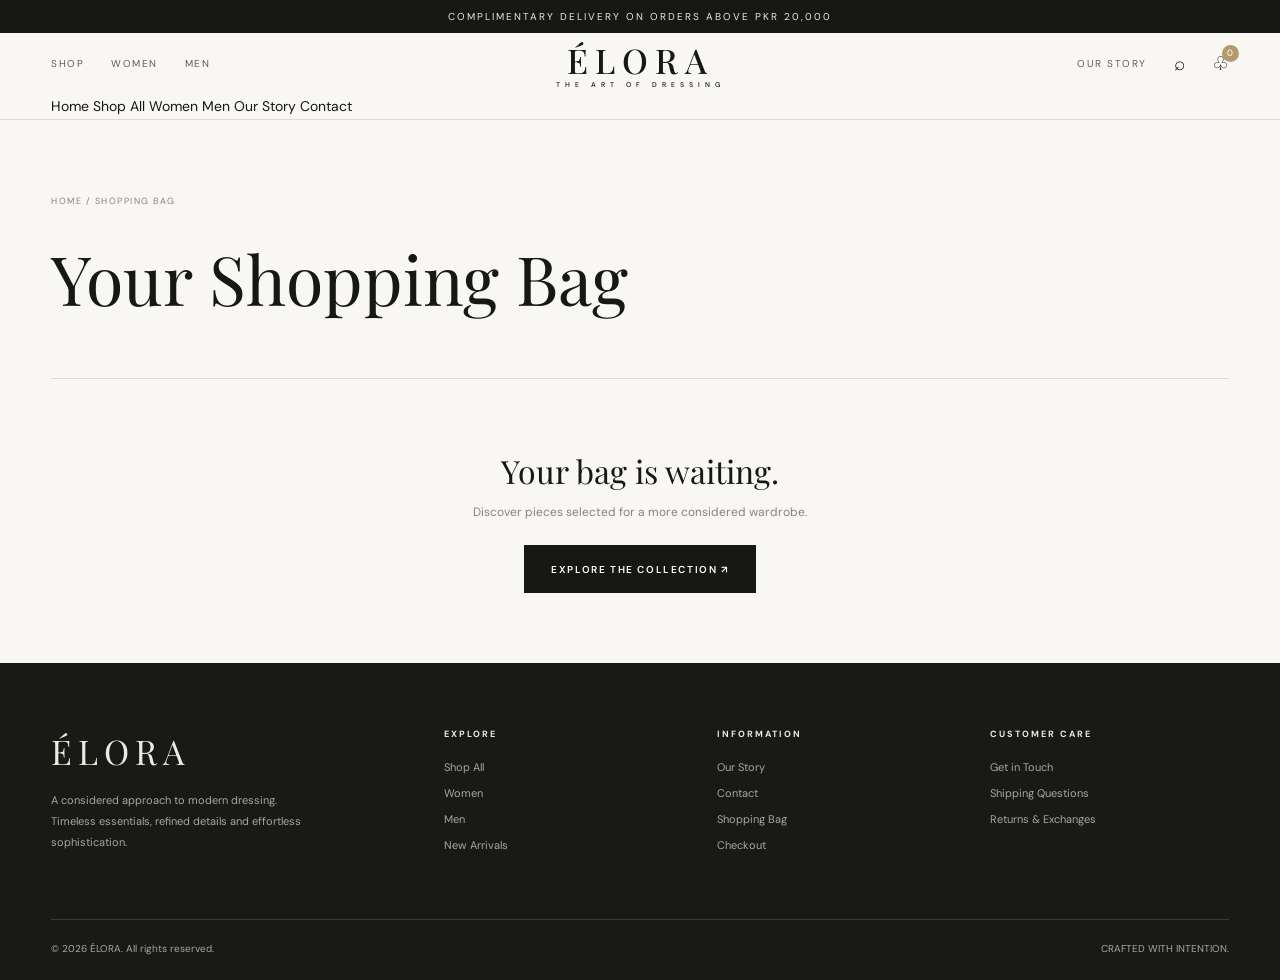
<file: cart.html>
<!DOCTYPE html>
<html lang="en">
<head>
  <meta charset="UTF-8">
  <meta name="viewport" content="width=device-width, initial-scale=1.0">
  <title>Your Shopping Bag | ÉLORA</title>
  <link href="https://fonts.googleapis.com/css2?family=DM+Sans:wght@400;500;600;700&family=Playfair+Display:wght@400;500;600;700&display=swap" rel="stylesheet">
  <link rel="stylesheet" href="style.css">
</head>
<body data-page="cart">
  <div id="announcement"></div>
  <div id="site-header"></div>
  <main id="app"></main>
  <div id="site-footer"></div>
  <div id="toast" class="toast" role="status" aria-live="polite"></div>
  <script src="main.js"></script>
</body>
</html>
</file>
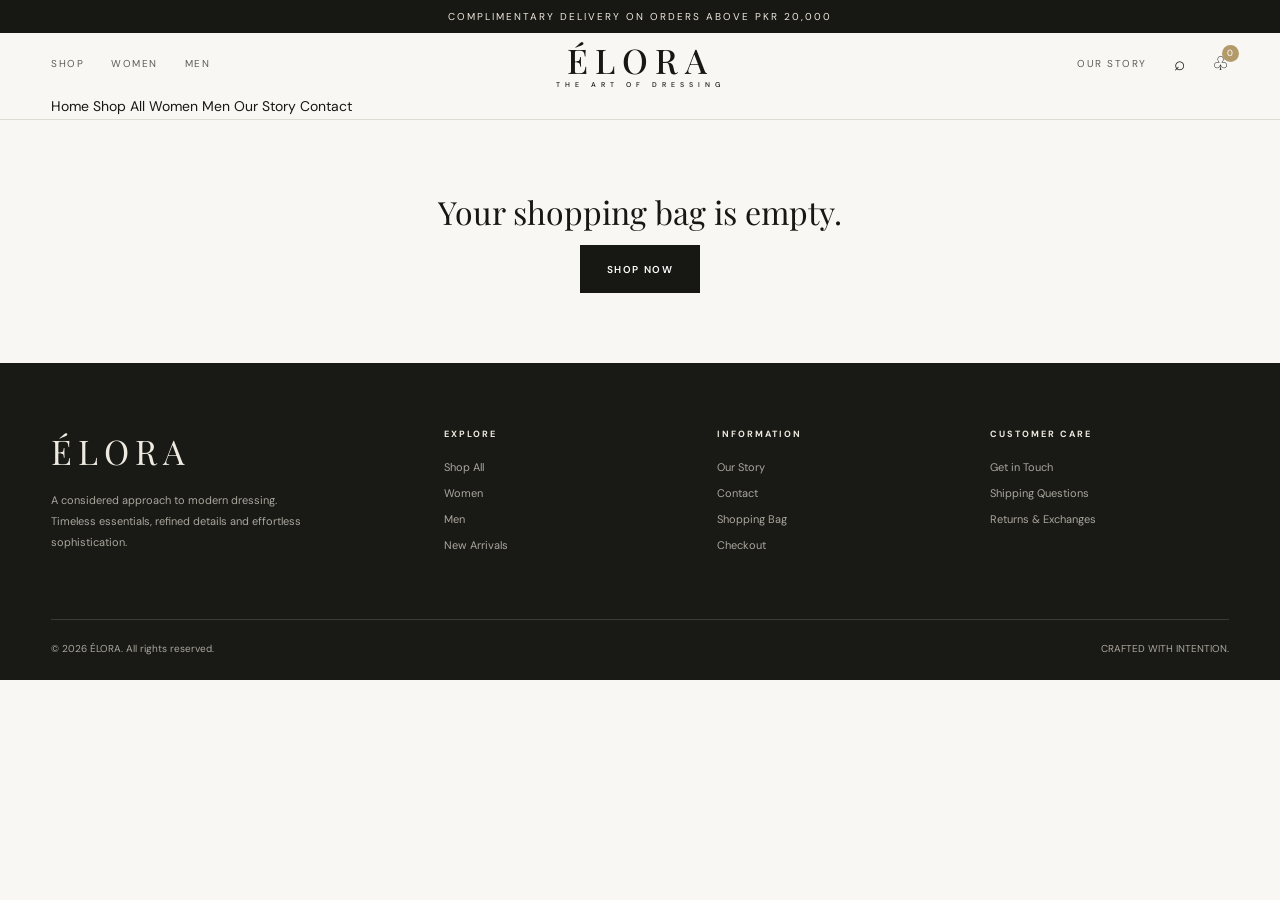
<file: checkout.html>
<!DOCTYPE html>
<html lang="en">
<head>
  <meta charset="UTF-8">
  <meta name="viewport" content="width=device-width, initial-scale=1.0">
  <title>Checkout | ÉLORA</title>
  <link href="https://fonts.googleapis.com/css2?family=DM+Sans:wght@400;500;600;700&family=Playfair+Display:wght@400;500;600;700&display=swap" rel="stylesheet">
  <link rel="stylesheet" href="style.css">
</head>
<body data-page="checkout">
  <div id="announcement"></div>
  <div id="site-header"></div>
  <main id="app"></main>
  <div id="site-footer"></div>
  <div id="toast" class="toast" role="status" aria-live="polite"></div>
  <script src="main.js"></script>
</body>
</html>
</file>
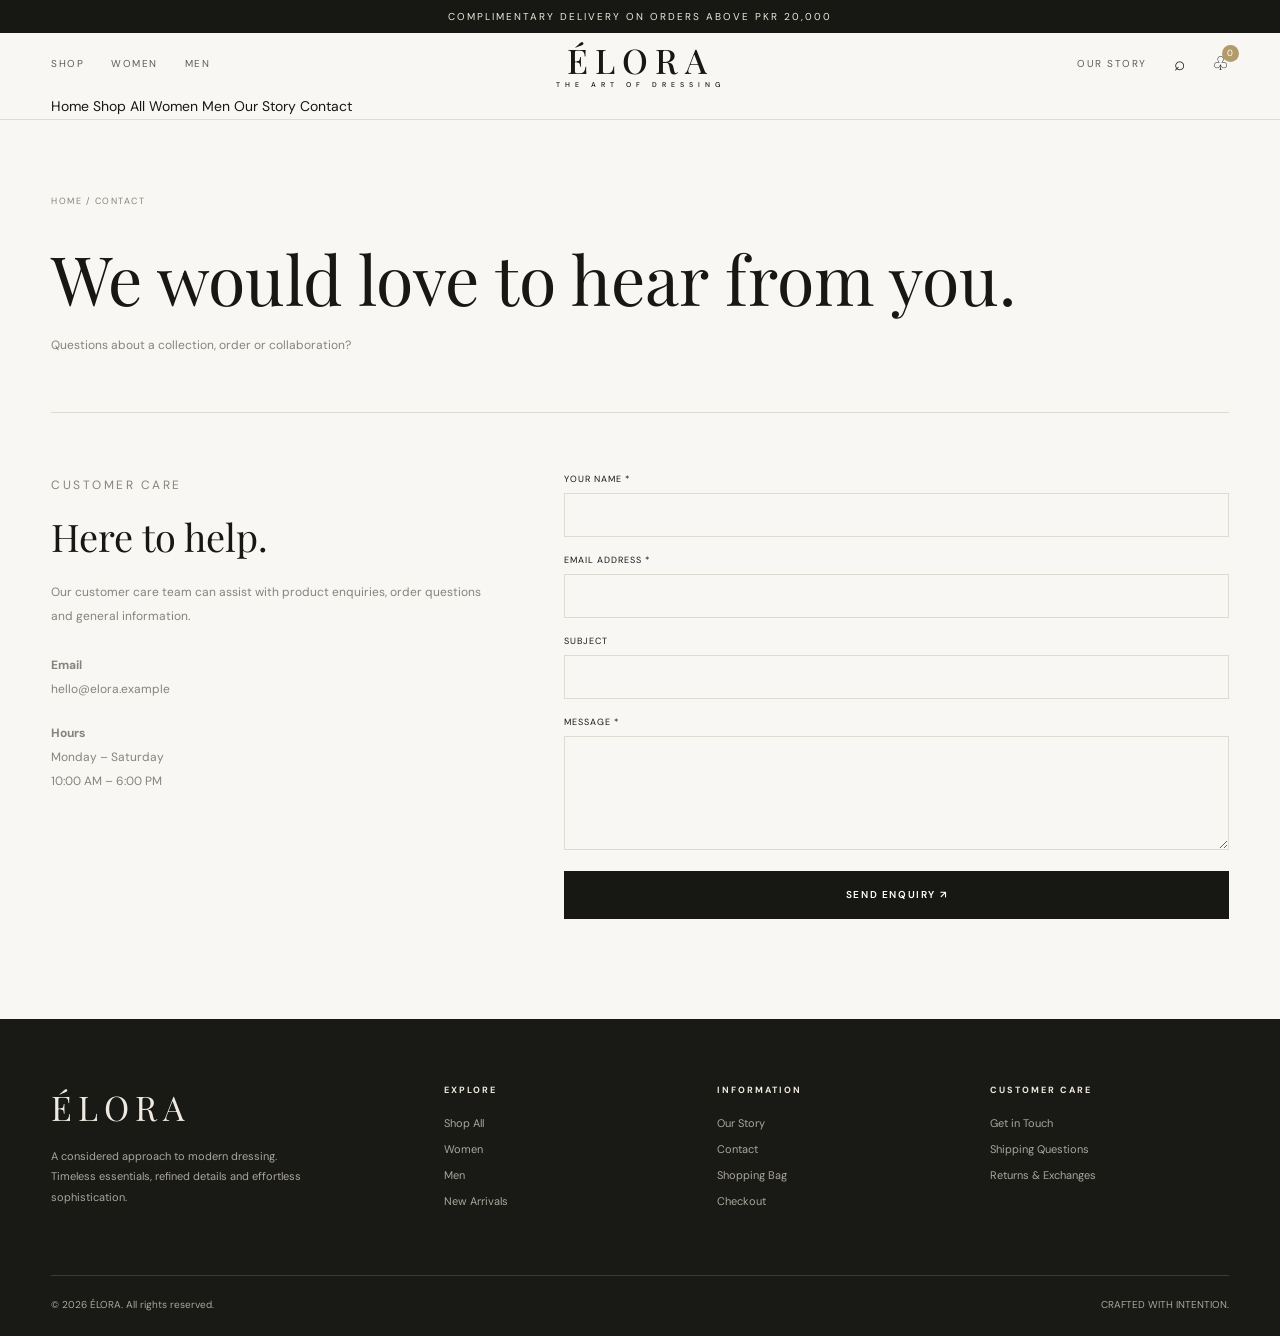
<file: contact.html>
<!DOCTYPE html>
<html lang="en">
<head>
  <meta charset="UTF-8">
  <meta name="viewport" content="width=device-width, initial-scale=1.0">
  <title>Contact | ÉLORA</title>
  <link href="https://fonts.googleapis.com/css2?family=DM+Sans:wght@400;500;600;700&family=Playfair+Display:wght@400;500;600;700&display=swap" rel="stylesheet">
  <link rel="stylesheet" href="style.css">
</head>
<body data-page="contact">
  <div id="announcement"></div>
  <div id="site-header"></div>
  <main id="app"></main>
  <div id="site-footer"></div>
  <div id="toast" class="toast" role="status" aria-live="polite"></div>
  <script src="main.js"></script>
</body>
</html>
</file>
<file: style.css>
:root {
  --ink: #171713;
  --paper: #f8f7f3;
  --cream: #eeece5;
  --gold: #b39a6a;
  --muted: #85837b;
  --line: #dedbd2;
  --white: #fff;
  --serif: "Playfair Display", Georgia, serif;
  --sans: "DM Sans", Arial, sans-serif;
  --container: 1320px;
}

* { box-sizing: border-box; margin: 0; padding: 0; }

html { scroll-behavior: smooth; }

body {
  background: var(--paper);
  color: var(--ink);
  font-family: var(--sans);
  font-size: 14px;
  -webkit-font-smoothing: antialiased;
}

button, input, select, textarea { font: inherit; }
button, a { -webkit-tap-highlight-color: transparent; }
button { cursor: pointer; }
a { text-decoration: none; color: inherit; }
img { display: block; max-width: 100%; }
.container { width: min(var(--container), 92%); margin-inline: auto; }

.announcement {
  background: var(--ink);
  color: #eee9dc;
  text-align: center;
  padding: 10px 15px;
  font-size: 10px;
  letter-spacing: 2px;
  text-transform: uppercase;
}

.site-header {
  position: sticky;
  top: 0;
  z-index: 100;
  background: rgba(248,247,243,.96);
  border-bottom: 1px solid var(--line);
  backdrop-filter: blur(14px);
}

.navbar {
  height: 86px;
  display: grid;
  grid-template-columns: 1fr auto 1fr;
  align-items: center;
}

.nav-left, .nav-right {
  display: flex;
  align-items: center;
  gap: 27px;
}

.nav-right { justify-content: flex-end; }

.nav-link {
  font-size: 10px;
  text-transform: uppercase;
  letter-spacing: 1.5px;
  color: #5e5c55;
  transition: color .25s;
}

.nav-link:hover, .nav-link.active { color: var(--gold); }

.brand {
  font-family: var(--serif);
  font-size: 34px;
  letter-spacing: 7px;
  font-weight: 500;
  text-align: center;
}

.brand small {
  display: block;
  font-family: var(--sans);
  font-size: 7px;
  letter-spacing: 5px;
  text-align: center;
  margin-top: -3px;
}

.icon-link {
  font-size: 19px;
  position: relative;
  line-height: 1;
}

.cart-count {
  position: absolute;
  top: -9px;
  right: -10px;
  width: 17px;
  height: 17px;
  border-radius: 50%;
  background: var(--gold);
  color: white;
  display: grid;
  place-items: center;
  font-size: 9px;
}

.menu-toggle {
  display: none;
  border: 0;
  background: none;
  font-size: 25px;
}

.hero {
  min-height: 670px;
  position: relative;
  display: flex;
  align-items: center;
  overflow: hidden;
  background: #d5cfc3;
}

.hero-bg {
  position: absolute;
  inset: 0;
  background-size: cover;
  background-position: center 35%;
}

.hero-overlay {
  position: absolute;
  inset: 0;
  background: linear-gradient(90deg, rgba(19,18,16,.65), rgba(19,18,16,.12));
}

.hero-content {
  position: relative;
  z-index: 2;
  color: white;
  width: min(var(--container), 88%);
  margin: auto;
  padding: 90px 0;
}

.hero-kicker, .eyebrow {
  font-size: 10px;
  letter-spacing: 3px;
  text-transform: uppercase;
  font-weight: 600;
}

.hero h1 {
  font-family: var(--serif);
  font-size: clamp(54px, 8vw, 105px);
  font-weight: 400;
  line-height: 1.02;
  max-width: 750px;
  margin: 25px 0;
}

.hero h1 em { font-weight: 400; color: #e6d6b5; }

.hero-description {
  max-width: 420px;
  line-height: 1.9;
  color: #e8e5df;
  font-size: 13px;
}

.btn {
  min-height: 48px;
  padding: 0 26px;
  display: inline-flex;
  align-items: center;
  justify-content: center;
  gap: 12px;
  font-size: 10px;
  letter-spacing: 1.6px;
  text-transform: uppercase;
  font-weight: 600;
  border: 1px solid transparent;
  transition: .3s;
}

.btn:hover { transform: translateY(-2px); }

.btn-dark { background: var(--ink); color: white; }
.btn-dark:hover { background: var(--gold); }

.btn-light { border-color: #b9b4a8; color: var(--ink); }
.btn-light:hover { background: var(--ink); color: white; }

.btn-white { background: white; color: var(--ink); }
.btn-outline-white { color: white; border-color: white; }

.hero .btn { margin-top: 32px; }

.section { padding: 100px 0; }

.section-head {
  display: flex;
  justify-content: space-between;
  align-items: end;
  gap: 20px;
  margin-bottom: 40px;
}

.section-kicker {
  font-size: 9px;
  letter-spacing: 2.5px;
  color: var(--gold);
  text-transform: uppercase;
  margin-bottom: 14px;
}

.section-title {
  font-family: var(--serif);
  font-size: clamp(35px, 4.2vw, 52px);
  font-weight: 400;
  line-height: 1.15;
}

.section-note { color: var(--muted); font-size: 12px; line-height: 1.8; }

.text-link {
  display: inline-block;
  font-size: 10px;
  text-transform: uppercase;
  letter-spacing: 1.5px;
  border-bottom: 1px solid var(--gold);
  padding-bottom: 7px;
}

.category-grid {
  display: grid;
  grid-template-columns: repeat(3, 1fr);
  gap: 18px;
}

.category-card {
  height: 430px;
  position: relative;
  overflow: hidden;
  background: var(--cream);
}

.category-card img {
  width: 100%;
  height: 100%;
  object-fit: cover;
  transition: transform .7s;
}

.category-card:hover img { transform: scale(1.05); }

.category-card::after {
  content: "";
  position: absolute;
  inset: 40% 0 0;
  background: linear-gradient(transparent, #0009);
}

.category-caption {
  position: absolute;
  z-index: 2;
  bottom: 28px;
  left: 25px;
  color: white;
}

.category-caption span {
  font-size: 9px;
  letter-spacing: 2px;
  text-transform: uppercase;
}

.category-caption h3 {
  font-family: var(--serif);
  font-size: 31px;
  font-weight: 400;
  margin-top: 6px;
}

.product-grid {
  display: grid;
  grid-template-columns: repeat(4, minmax(0, 1fr));
  gap: 28px 17px;
}

.product-card { min-width: 0; }

.product-image {
  display: block;
  position: relative;
  aspect-ratio: 3 / 4;
  background: #ece9e2;
  overflow: hidden;
}

.product-image img {
  width: 100%;
  height: 100%;
  object-fit: cover;
  transition: transform .6s;
}

.product-card:hover .product-image img { transform: scale(1.045); }

.product-badge {
  position: absolute;
  top: 13px;
  left: 13px;
  background: var(--paper);
  padding: 7px 10px;
  font-size: 8px;
  letter-spacing: 1px;
  text-transform: uppercase;
}

.quick-add {
  position: absolute;
  bottom: 12px;
  left: 12px;
  right: 12px;
  height: 43px;
  background: rgba(248,247,243,.95);
  border: 0;
  text-transform: uppercase;
  letter-spacing: 1.5px;
  font-size: 9px;
  opacity: 0;
  transform: translateY(8px);
  transition: .3s;
}

.product-card:hover .quick-add { opacity: 1; transform: none; }

.product-info { padding-top: 14px; }

.product-category {
  color: var(--muted);
  text-transform: uppercase;
  letter-spacing: 1.5px;
  font-size: 8px;
}

.product-name {
  font-family: var(--serif);
  font-size: 18px;
  font-weight: 400;
  margin: 5px 0;
}

.product-price { font-size: 12px; font-weight: 600; }
.old-price { color: #999; text-decoration: line-through; margin-left: 7px; font-weight: 400; }

.promo-banner {
  background: #e9e4da;
  display: grid;
  grid-template-columns: 1fr 1fr;
  min-height: 440px;
}

.promo-image img { width: 100%; height: 100%; object-fit: cover; }
.promo-copy { display: flex; flex-direction: column; justify-content: center; padding: 65px; }
.promo-copy h2 { font-family: var(--serif); font-size: 48px; font-weight: 400; line-height: 1.15; margin: 17px 0; }
.promo-copy p { color: #77746c; line-height: 1.9; font-size: 12px; max-width: 360px; margin-bottom: 20px; }

.newsletter {
  text-align: center;
  background: #eae7df;
  padding: 85px 20px;
}

.newsletter h2 { font-family: var(--serif); font-size: 43px; font-weight: 400; margin-bottom: 10px; }
.newsletter p { color: var(--muted); font-size: 12px; margin-bottom: 25px; }

.newsletter-form { display: flex; width: min(430px, 100%); margin: auto; }
.newsletter-form input { flex: 1; min-width: 0; border: 0; border-bottom: 1px solid #aaa; padding: 13px; background: transparent; outline: none; }
.newsletter-form button { border: 0; background: var(--ink); color: white; padding: 0 18px; font-size: 9px; letter-spacing: 1px; }

.site-footer { background: #191915; color: #eeeae0; padding: 65px 0 25px; }
.footer-grid { display: grid; grid-template-columns: 1.5fr 1fr 1fr 1fr; gap: 35px; padding-bottom: 55px; }
.footer-brand { font-family: var(--serif); font-size: 34px; letter-spacing: 6px; }
.footer-description { max-width: 260px; color: #aaa79e; line-height: 1.9; font-size: 11px; margin-top: 16px; }
.footer-column h4 { font-size: 9px; letter-spacing: 2px; text-transform: uppercase; margin-bottom: 20px; }
.footer-column a { display: block; font-size: 11px; color: #aaa79e; margin: 12px 0; }
.footer-column a:hover { color: white; }
.footer-bottom { border-top: 1px solid #ffffff25; padding-top: 22px; display: flex; justify-content: space-between; color: #aaa79e; font-size: 10px; }

.page-banner { padding: 75px 0 55px; border-bottom: 1px solid var(--line); }
.breadcrumb { font-size: 9px; color: var(--muted); text-transform: uppercase; letter-spacing: 1.5px; margin-bottom: 25px; }
.page-heading { font-family: var(--serif); font-size: clamp(42px, 6vw, 68px); font-weight: 400; }
.page-subtitle { color: var(--muted); font-size: 12px; margin-top: 12px; line-height: 1.8; }

.shop-layout { display: grid; grid-template-columns: 220px 1fr; gap: 45px; padding: 55px 0 100px; }
.shop-sidebar h3 { font-family: var(--serif); font-size: 21px; font-weight: 400; margin-bottom: 20px; }
.filter-group { padding: 22px 0; border-bottom: 1px solid var(--line); }
.filter-option { display: flex; align-items: center; gap: 10px; margin: 13px 0; color: #66635b; font-size: 11px; }
.filter-option input { accent-color: var(--ink); }
.price-input { width: 100%; accent-color: var(--ink); margin: 12px 0; }
.shop-toolbar { display: flex; justify-content: space-between; align-items: center; gap: 15px; margin-bottom: 25px; }
.shop-toolbar p { color: var(--muted); font-size: 11px; }
.shop-toolbar select { border: 1px solid var(--line); background: transparent; padding: 11px; font-size: 10px; }
.search-input { width: 100%; padding: 13px 15px; border: 1px solid var(--line); background: transparent; outline: none; margin-bottom: 20px; font-size: 12px; }

.product-layout { display: grid; grid-template-columns: 1.15fr .85fr; gap: 65px; padding: 65px 0 100px; }
.gallery-main { background: var(--cream); aspect-ratio: 4/5; overflow: hidden; }
.gallery-main img { width: 100%; height: 100%; object-fit: cover; }
.gallery-thumbs { display: flex; gap: 12px; margin-top: 12px; }
.gallery-thumb { width: 75px; height: 90px; border: 1px solid transparent; background: var(--cream); padding: 0; overflow: hidden; }
.gallery-thumb.active { border-color: var(--gold); }
.gallery-thumb img { width: 100%; height: 100%; object-fit: cover; }
.product-detail-category { color: var(--gold); font-size: 9px; letter-spacing: 2px; text-transform: uppercase; }
.product-detail-title { font-family: var(--serif); font-size: 43px; font-weight: 400; margin: 13px 0; }
.product-detail-price { font-size: 17px; margin-bottom: 25px; }
.product-detail-description { color: #77746c; line-height: 1.9; font-size: 12px; border-top: 1px solid var(--line); border-bottom: 1px solid var(--line); padding: 22px 0; }
.option-label { display: block; text-transform: uppercase; font-size: 9px; letter-spacing: 1.5px; margin: 24px 0 12px; }
.size-options, .color-options { display: flex; gap: 9px; flex-wrap: wrap; }
.size-btn { width: 44px; height: 42px; background: transparent; border: 1px solid var(--line); font-size: 10px; }
.size-btn.active, .size-btn:hover { background: var(--ink); color: white; border-color: var(--ink); }
.color-dot { width: 24px; height: 24px; border-radius: 50%; border: 2px solid white; outline: 1px solid var(--line); }
.color-dot.active { outline: 2px solid var(--gold); }
.quantity-row { display: flex; align-items: center; gap: 15px; margin: 25px 0; }
.quantity-control { display: flex; border: 1px solid var(--line); align-items: center; }
.quantity-control button { border: 0; background: none; padding: 12px 16px; }
.quantity-control span { min-width: 25px; text-align: center; font-size: 11px; }
.add-cart-btn { width: 100%; border: 0; background: var(--ink); color: white; min-height: 53px; font-size: 10px; letter-spacing: 2px; text-transform: uppercase; }
.add-cart-btn:hover { background: var(--gold); }
.product-points { margin-top: 25px; color: var(--muted); font-size: 10px; line-height: 2.5; }

.cart-layout { display: grid; grid-template-columns: 1fr 350px; gap: 55px; padding: 55px 0 100px; }
.cart-item { display: grid; grid-template-columns: 110px 1fr auto; gap: 20px; padding: 22px 0; border-bottom: 1px solid var(--line); }
.cart-item img { width: 110px; height: 140px; object-fit: cover; background: var(--cream); }
.cart-item h3 { font-family: var(--serif); font-size: 19px; font-weight: 400; margin: 7px 0; }
.cart-item p { font-size: 10px; color: var(--muted); margin: 5px 0; }
.cart-item .remove-btn { border: 0; background: none; text-decoration: underline; color: var(--muted); font-size: 10px; margin-top: 15px; }
.cart-summary { background: #eeece5; padding: 28px; height: max-content; }
.cart-summary h3 { font-family: var(--serif); font-size: 25px; font-weight: 400; margin-bottom: 25px; }
.summary-line { display: flex; justify-content: space-between; font-size: 11px; margin: 15px 0; }
.summary-total { border-top: 1px solid #d4d0c5; padding-top: 20px; font-size: 14px; font-weight: 700; }
.full-btn { width: 100%; margin-top: 18px; }
.empty-state { padding: 70px 15px; text-align: center; }
.empty-state h2 { font-family: var(--serif); font-weight: 400; font-size: 32px; margin-bottom: 12px; }
.empty-state p { color: var(--muted); margin-bottom: 25px; font-size: 12px; }

.checkout-layout { display: grid; grid-template-columns: 1fr 370px; gap: 65px; padding: 55px 0 100px; }
.checkout-form h2 { font-family: var(--serif); font-size: 27px; font-weight: 400; margin: 28px 0 18px; }
.form-grid { display: grid; grid-template-columns: 1fr 1fr; gap: 17px; }
.form-field.full { grid-column: 1/-1; }
.form-field label { display: block; font-size: 9px; letter-spacing: 1px; text-transform: uppercase; margin-bottom: 8px; }
.form-field input, .form-field select, .form-field textarea { width: 100%; border: 1px solid var(--line); background: transparent; padding: 14px; outline: none; font-size: 11px; }
.form-field input:focus, .form-field select:focus, .form-field textarea:focus { border-color: var(--gold); }
.payment-option { padding: 15px; border: 1px solid var(--line); margin: 10px 0; font-size: 11px; display: flex; gap: 10px; }
.payment-option input { accent-color: var(--ink); }
.checkout-summary { background: #eeece5; padding: 25px; height: max-content; }
.checkout-summary h3 { font-family: var(--serif); font-size: 24px; font-weight: 400; margin-bottom: 20px; }
.checkout-product { display: flex; gap: 12px; margin: 15px 0; align-items: center; }
.checkout-product img { width: 55px; height: 70px; object-fit: cover; }
.checkout-product div { flex: 1; }
.checkout-product strong { font-size: 11px; font-weight: 500; }
.checkout-product small { display: block; color: var(--muted); font-size: 9px; margin-top: 5px; }

.story-grid { display: grid; grid-template-columns: 1fr 1fr; gap: 60px; align-items: center; padding: 75px 0; }
.story-image { height: 550px; width: 100%; object-fit: cover; }
.story-copy h2 { font-family: var(--serif); font-size: 48px; font-weight: 400; line-height: 1.2; margin: 20px 0; }
.story-copy p { color: var(--muted); line-height: 2; font-size: 12px; margin-bottom: 18px; }
.contact-layout { display: grid; grid-template-columns: .8fr 1.2fr; gap: 70px; padding: 60px 0 100px; }
.contact-layout h2 { font-family: var(--serif); font-size: 38px; font-weight: 400; margin-bottom: 18px; }
.contact-layout p { color: var(--muted); font-size: 12px; line-height: 2; }
.contact-form { display: grid; gap: 17px; }
.toast { position: fixed; z-index: 300; bottom: 25px; right: 25px; background: var(--ink); color: white; padding: 16px 23px; font-size: 11px; letter-spacing: .5px; opacity: 0; transform: translateY(15px); pointer-events: none; transition: .3s; }
.toast.show { opacity: 1; transform: translateY(0); }
.loading-screen { padding: 100px; text-align: center; font-family: var(--serif); font-size: 30px; letter-spacing: 8px; }
.success-panel { max-width: 650px; margin: 80px auto; text-align: center; padding: 50px 20px; }
.success-panel h1 { font-family: var(--serif); font-weight: 400; font-size: 45px; margin: 20px 0; }
.success-panel p { color: var(--muted); line-height: 2; margin-bottom: 25px; }

@media (max-width: 950px) {
  .product-grid { grid-template-columns: repeat(3, 1fr); }
  .product-layout { gap: 35px; }
  .footer-grid { grid-template-columns: repeat(2, 1fr); }
  .shop-layout { grid-template-columns: 180px 1fr; gap: 25px; }
  .cart-layout, .checkout-layout { grid-template-columns: 1fr 300px; gap: 25px; }
}

@media (max-width: 700px) {
  .navbar { height: 72px; grid-template-columns: 1fr auto 1fr; }
  .brand { font-size: 26px; letter-spacing: 5px; }
  .brand small { font-size: 6px; }
  .nav-left { display: none; }
  .menu-toggle { display: block; }
  .nav-right { gap: 17px; }
  .mobile-menu { display: none; position: absolute; top: 72px; left: 0; right: 0; background: var(--paper); padding: 25px 5%; border-bottom: 1px solid var(--line); }
  .mobile-menu.open { display: grid; gap: 22px; }
  .mobile-menu a { text-transform: uppercase; font-size: 11px; letter-spacing: 1.5px; }
  .hero { min-height: 600px; }
  .hero h1 { font-size: 58px; }
  .section { padding: 70px 0; }
  .section-head { align-items: start; flex-direction: column; }
  .category-grid { grid-template-columns: 1fr 1fr; gap: 10px; }
  .category-card { height: 300px; }
  .category-caption { left: 15px; bottom: 18px; }
  .category-caption h3 { font-size: 23px; }
  .product-grid { grid-template-columns: repeat(2, minmax(0,1fr)); gap: 25px 12px; }
  .quick-add { opacity: 1; transform: none; height: 36px; font-size: 8px; }
  .product-name { font-size: 16px; }
  .promo-banner { grid-template-columns: 1fr; }
  .promo-image { height: 330px; }
  .promo-copy { padding: 40px 25px; }
  .promo-copy h2 { font-size: 40px; }
  .newsletter h2 { font-size: 34px; }
  .footer-grid { grid-template-columns: 1fr 1fr; gap: 30px 20px; }
  .footer-bottom { flex-direction: column; gap: 10px; }
  .page-banner { padding: 55px 0 35px; }
  .shop-layout { grid-template-columns: 1fr; padding-top: 30px; }
  .shop-sidebar { display: grid; grid-template-columns: 1fr 1fr; gap: 15px; }
  .shop-sidebar h3 { grid-column: 1/-1; margin-bottom: 0; }
  .filter-group { padding: 12px 0; }
  .shop-toolbar { flex-wrap: wrap; }
  .product-layout { grid-template-columns: 1fr; padding-top: 30px; gap: 35px; }
  .product-detail-title { font-size: 36px; }
  .cart-layout, .checkout-layout { grid-template-columns: 1fr; }
  .cart-summary, .checkout-summary { order: 2; }
  .story-grid, .contact-layout { grid-template-columns: 1fr; gap: 35px; }
  .story-image { height: 400px; }
  .story-copy h2 { font-size: 39px; }
}

@media (max-width: 400px) {
  .hero h1 { font-size: 48px; }
  .category-card { height: 250px; }
  .cart-item { grid-template-columns: 85px 1fr auto; gap: 12px; }
  .cart-item img { width: 85px; height: 115px; }
  .form-grid { grid-template-columns: 1fr; }
  .form-field.full { grid-column: auto; }
}
</file>
